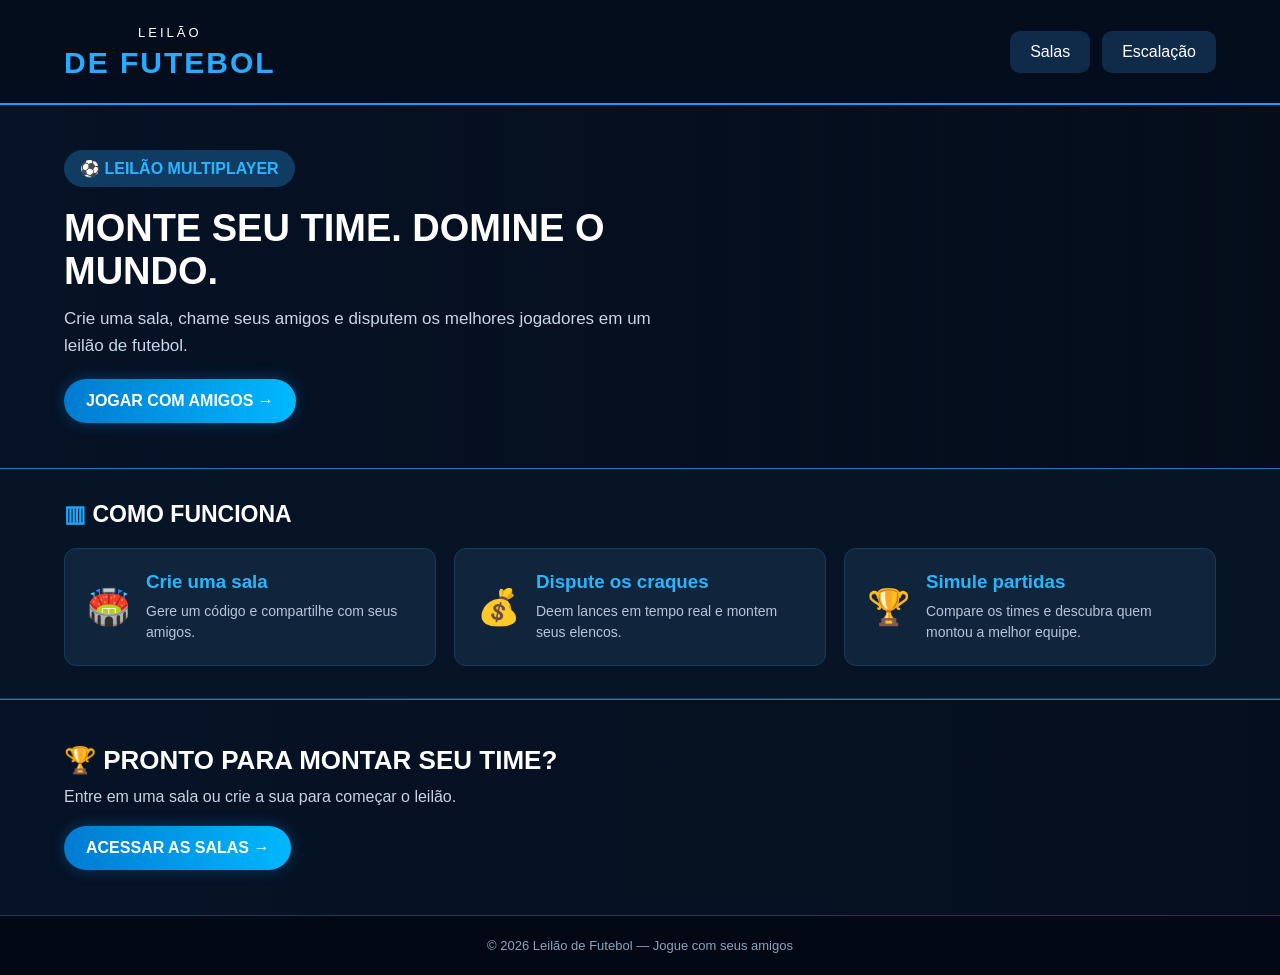
<file: index.html>
<!DOCTYPE html>
<html lang="pt-br">
<head>
<meta charset="UTF-8">
<meta name="viewport" content="width=device-width, initial-scale=1.0">
<title>Leilão de Futebol</title>
<style>
*{margin:0;padding:0;box-sizing:border-box}
body{background:#050d1a;color:#fff;font-family:Arial,sans-serif}
a{text-decoration:none}
.topo{background:linear-gradient(rgba(4,13,29,.78),rgba(4,13,29,.96)),url("https://images.unsplash.com/photo-1522778119026-d647f0596c20?w=1600");background-position:center;background-size:cover;min-height:105px;padding:12px 5%;display:flex;justify-content:space-between;align-items:center;border-bottom:2px solid #159eff}
.logo{text-align:center}.logo span{font-size:13px;letter-spacing:3px}.logo h1{color:#27aaff;font-size:30px;margin-top:5px;letter-spacing:2px}
.menu{display:flex;gap:12px;flex-wrap:wrap}.menu a{color:white;background:#102b4a;padding:12px 20px;border-radius:10px}
.menu a:hover{background:#078de5}
.destaque{min-height:310px;padding:45px 5%;display:flex;align-items:center;background:linear-gradient(90deg,#061225 5%,rgba(5,15,32,.83) 55%,rgba(5,15,32,.2)),url("https://images.unsplash.com/photo-1508098682722-e99c43a406b2?w=1600") center/cover;border-bottom:1px solid #147fc4}
.informacoes-destaque{max-width:600px}.etiqueta{display:inline-block;background:#103b63;color:#29b6ff;padding:9px 16px;border-radius:20px;font-weight:bold;margin-bottom:20px}
.informacoes-destaque h2{font-size:clamp(25px,4vw,38px);margin-bottom:12px}.informacoes-destaque p{color:#c7d7e9;font-size:17px;line-height:1.6;margin-bottom:20px}
.botao{display:inline-block;background:linear-gradient(90deg,#007bd1,#00b8ff);color:white;padding:13px 22px;border-radius:25px;font-weight:bold;box-shadow:0 0 15px #009dff4d}
.mercado,.jogadores{padding:32px 5%;background:#071426;border-bottom:1px solid #123b5c}
.titulo{font-size:23px;margin-bottom:20px}.titulo span{color:#19aaff}
.cards{display:grid;grid-template-columns:repeat(3,minmax(0,1fr));gap:18px}
.card{display:flex;align-items:center;gap:15px;background:#10243c;padding:22px;border-radius:12px;border:1px solid #183b5d}
.icone{font-size:35px}.card h3{color:#29b6ff;margin-bottom:8px}.card p{color:#b6c6d8;font-size:14px;line-height:1.5}
.acesso{padding:45px 5%;background:linear-gradient(90deg,#061225 15%,rgba(5,15,32,.7)),url("https://images.unsplash.com/photo-1431324155629-1a6deb1dec8d?w=1600") center/cover;border-top:1px solid #147fc4}
.acesso h2{font-size:26px;margin-bottom:12px}.acesso p{color:#c4d4e5;margin-bottom:20px}
footer{background:#030914;text-align:center;padding:22px;color:#8ca4bb;font-size:13px;border-top:1px solid #123b5c}
@media(max-width:700px){.topo{flex-direction:column;gap:18px}.logo h1{font-size:24px}.menu{width:100%;justify-content:center}.menu a{padding:10px 16px}.destaque{min-height:290px;padding:30px 6%}.cards{grid-template-columns:1fr}.acesso h2{font-size:21px}}
</style>
</head>
<body>
<header class="topo"><div class="logo"><span>LEILÃO</span><h1>DE FUTEBOL</h1></div><nav class="menu"><a href="Sala.html">Salas</a><a href="escalação.html">Escalação</a></nav></header>
<main>
<section class="destaque"><div class="informacoes-destaque"><span class="etiqueta">⚽ LEILÃO MULTIPLAYER</span><h2>MONTE SEU TIME. DOMINE O MUNDO.</h2><p>Crie uma sala, chame seus amigos e disputem os melhores jogadores em um leilão de futebol.</p><a href="Sala.html" class="botao">JOGAR COM AMIGOS →</a></div></section>
<section class="mercado"><h2 class="titulo"><span>▥</span> COMO FUNCIONA</h2><div class="cards">
<div class="card"><span class="icone">🏟️</span><div><h3>Crie uma sala</h3><p>Gere um código e compartilhe com seus amigos.</p></div></div>
<div class="card"><span class="icone">💰</span><div><h3>Dispute os craques</h3><p>Deem lances em tempo real e montem seus elencos.</p></div></div>
<div class="card"><span class="icone">🏆</span><div><h3>Simule partidas</h3><p>Compare os times e descubra quem montou a melhor equipe.</p></div></div>
</div></section>
<section class="acesso"><h2>🏆 PRONTO PARA MONTAR SEU TIME?</h2><p>Entre em uma sala ou crie a sua para começar o leilão.</p><a href="Sala.html" class="botao">ACESSAR AS SALAS →</a></section>
</main>
<footer>© 2026 Leilão de Futebol — Jogue com seus amigos</footer>
</body></html>
</file>
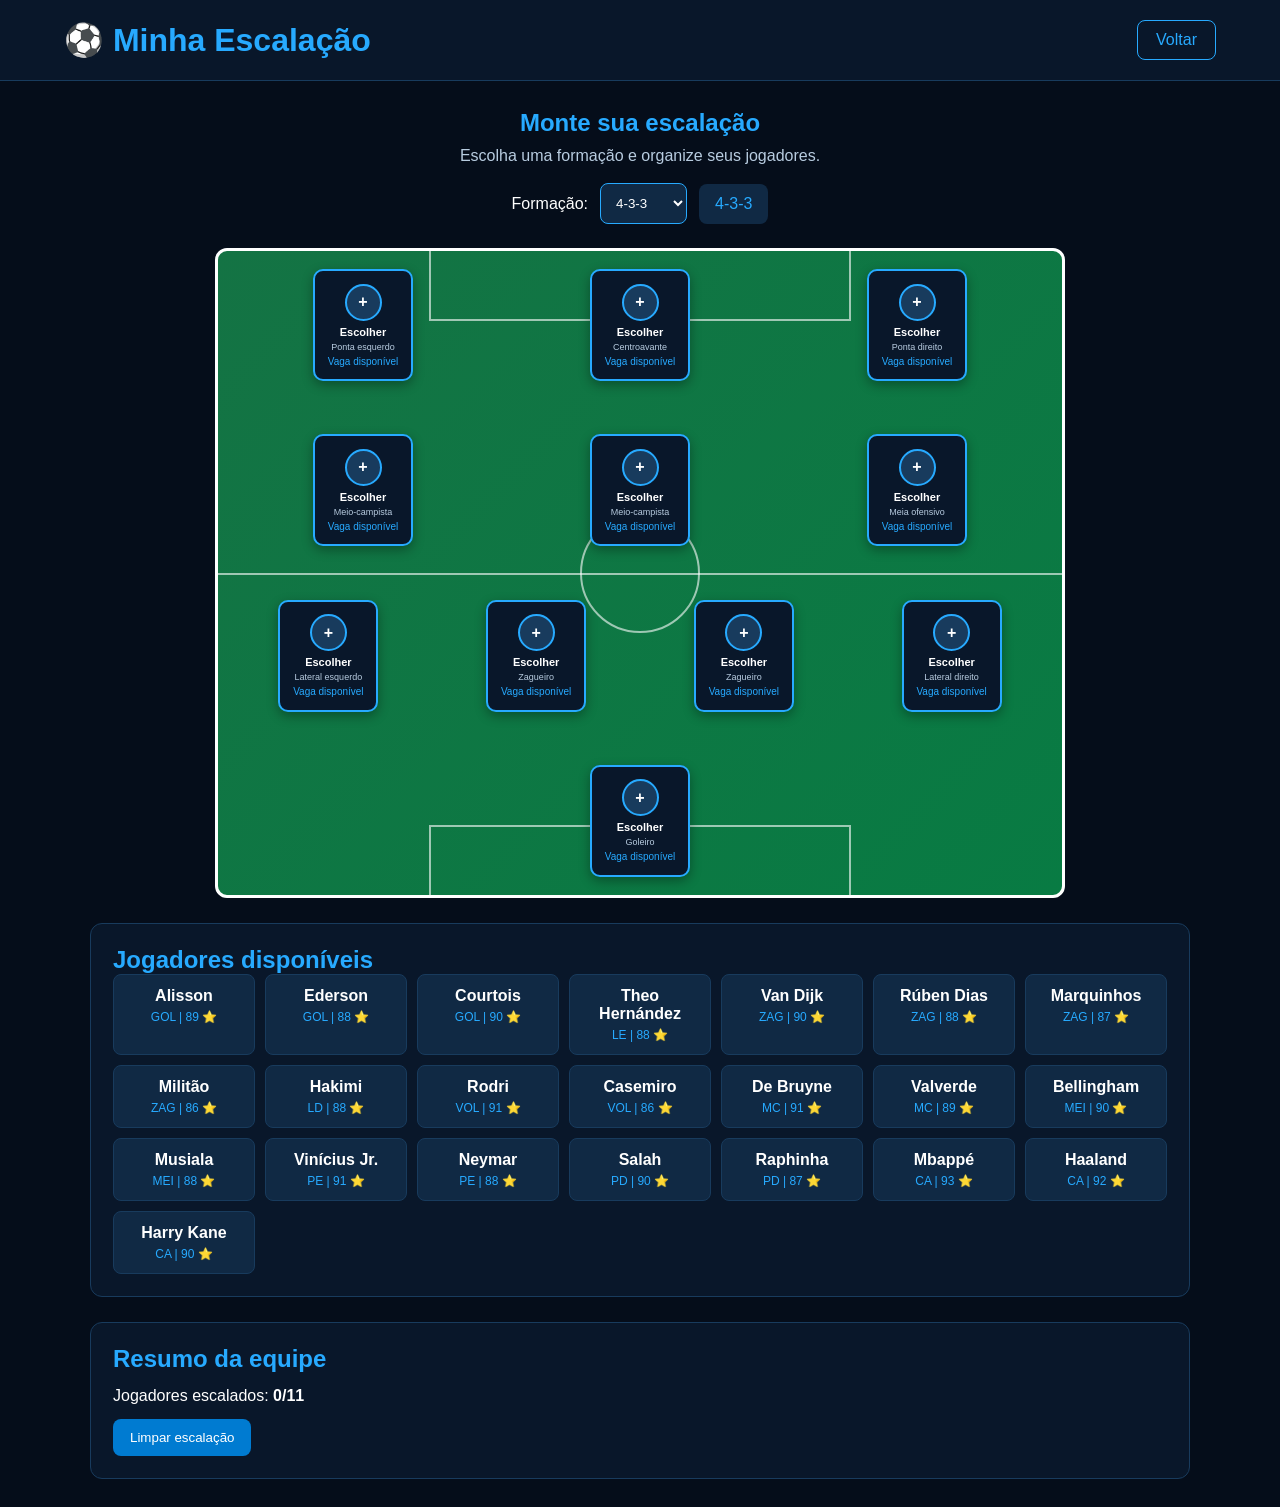
<file: escalação.html>
<!DOCTYPE html><html lang="pt-br"><head><meta charset="UTF-8"><meta name="viewport" content="width=device-width,initial-scale=1"><title>Escalação</title><link rel="stylesheet" href="escalação.css"><script src="escalação.js" defer></script></head><body><header><h1>⚽ Minha Escalação</h1><a href="index.html" class="voltar">Voltar</a></header><main><section class="topo"><h2>Monte sua escalação</h2><p>Escolha uma formação e organize seus jogadores.</p><div class="controles"><label for="formacao">Formação:</label><select id="formacao"><option>4-3-3</option><option>4-2-3-1</option><option>4-4-2</option><option>3-5-2</option><option>3-4-3</option></select><span id="formacaoAtual">4-3-3</span></div></section><section class="campo"><div class="linha-meio"></div><div class="circulo-meio"></div><div class="area area-superior"></div><div class="area area-inferior"></div><div id="campoJogadores"></div></section><section class="banco"><h2>Jogadores disponíveis</h2><div id="listaJogadores"></div></section><section class="resumo"><h2>Resumo da equipe</h2><p>Jogadores escalados: <strong id="totalEscalados">0/11</strong></p><button id="limparEscalacao">Limpar escalação</button></section></main><div class="modal" id="modalJogadores"><div class="modal-conteudo"><button class="fechar" id="fecharModal">×</button><h2>Escolher jogador</h2><p id="posicaoSelecionada"></p><div id="opcoesJogadores"></div></div></div></body></html>
</file>
<file: escalação.css>
*{margin:0;padding:0;box-sizing:border-box}body{background:#050d1a;color:#fff;font-family:Arial,sans-serif}header{background:#09172a;border-bottom:1px solid #183b5d;padding:20px 5%;display:flex;justify-content:space-between;align-items:center}header h1,.topo h2,.banco h2,.resumo h2{color:#27aaff}.voltar{color:#27aaff;text-decoration:none;border:1px solid #27aaff;padding:10px 18px;border-radius:8px}main{width:95%;max-width:1100px;margin:28px auto}.topo{text-align:center;margin-bottom:24px}.topo p{color:#b8cce0;margin:10px 0 18px}.controles{display:flex;justify-content:center;align-items:center;gap:12px;flex-wrap:wrap}select{background:#102944;color:white;border:1px solid #27aaff;padding:11px;border-radius:8px}#formacaoAtual{background:#102944;color:#27aaff;padding:11px 16px;border-radius:8px}.campo{width:100%;max-width:850px;height:650px;margin:auto;position:relative;overflow:hidden;border:3px solid white;border-radius:12px;background:linear-gradient(135deg,#147344,#087b43);padding:18px 8px}.linha-meio{position:absolute;top:50%;width:100%;height:2px;background:#ffffff99;left:0}.circulo-meio{position:absolute;width:120px;height:120px;border:2px solid #ffffff99;border-radius:50%;top:50%;left:50%;transform:translate(-50%,-50%)}.area{position:absolute;left:25%;width:50%;height:70px;border:2px solid #ffffff99}.area-superior{top:0;border-top:0}.area-inferior{bottom:0;border-bottom:0}#campoJogadores{position:relative;z-index:2;height:100%;display:flex;flex-direction:column;justify-content:space-between}.linha-jogadores{display:flex;justify-content:space-around;align-items:center;gap:3px}.card-jogador{width:100px;min-height:112px;background:#09172a;border:2px solid #27aaff;border-radius:10px;padding:7px 4px;display:flex;flex-direction:column;align-items:center;justify-content:center;text-align:center;cursor:pointer;box-shadow:0 4px 12px #0005}.foto-jogador{width:37px;height:37px;border-radius:50%;background:#183b5d;border:2px solid #27aaff;display:grid;place-items:center;margin-bottom:5px;font-weight:bold}.card-jogador strong{font-size:11px;overflow-wrap:anywhere}.card-jogador small{color:#27aaff;font-size:10px}.posicao{font-size:9px;color:#b8cce0;margin:4px 0}.banco,.resumo{margin-top:25px;background:#09172a;border:1px solid #183b5d;padding:22px;border-radius:12px}.banco p{color:#b8cce0;margin:8px 0 15px}#listaJogadores{display:grid;grid-template-columns:repeat(auto-fill,minmax(140px,1fr));gap:10px}.jogador-banco{background:#102944;border:1px solid #183b5d;padding:12px;border-radius:8px;text-align:center}.jogador-banco span{display:block;color:#27aaff;font-size:12px;margin-top:5px}.resumo p{margin:14px 0}button{background:#007bd1;border:0;color:white;padding:11px 17px;border-radius:8px;cursor:pointer}.modal{display:none;position:fixed;inset:0;background:#000c;z-index:10;justify-content:center;align-items:center;padding:15px}.modal.ativo{display:flex}.modal-conteudo{width:100%;max-width:450px;max-height:80vh;overflow:auto;background:#09172a;border:1px solid #27aaff;border-radius:14px;padding:25px;position:relative}.modal-conteudo h2{color:#27aaff;margin-bottom:10px}.fechar{position:absolute;top:10px;right:10px}.opcao-jogador{width:100%;display:flex;justify-content:space-between;margin:6px 0;background:#102944;text-align:left}.opcao-jogador span{color:#27aaff}@media(max-width:600px){.campo{height:570px;padding:12px 2px}.card-jogador{width:70px;min-height:90px;padding:4px 2px}.foto-jogador{width:30px;height:30px}.card-jogador strong{font-size:8px}.card-jogador small,.posicao{font-size:8px}header{gap:10px}header h1{font-size:20px}}
</file>
